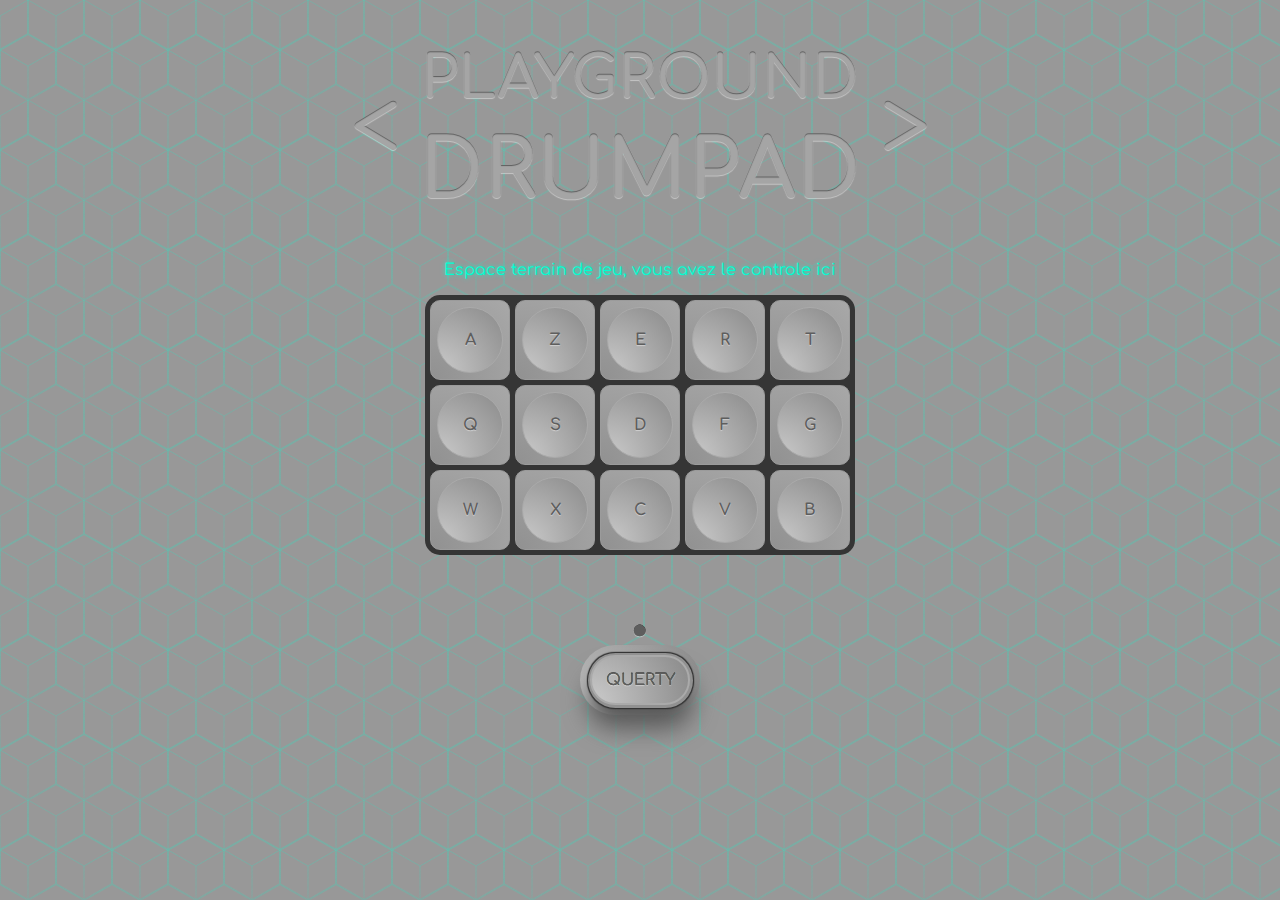
<file: index.html>
<!DOCTYPE html>
<html lang="fr">
<head>
    <meta charset="UTF-8">
    <meta name="viewport" content="width=device-width, initial-scale=1.0">
    <title>Drumpad Memory</title>
    <link rel="stylesheet" href="./style.css">
    <link rel="shortcut icon" href="./images/icon.svg">
</head>
<body class="noSelect">
    <svg class="svgBackground" width="100%" height="100%">
        <defs>
            <pattern id="honey" x="0" y="0" width="56" height="100" patternUnits="userSpaceOnUse">
                <path d='M28 66L0 50L0 16L28 0L56 16L56 50L28 66L28 100' fill='none' stroke='url(#accentGradient)' stroke-width='1'/>
                <path d='M28 0L28 34L0 50L0 84L28 100L56 84L56 50L28 34' fill='none' stroke='url(#accentGradient)' stroke-width='2'/>
            </pattern>
            <!-- https://codepen.io/ISOgenesis/pen/zxEXPg -->
            <linearGradient id="accentGradient" x1="100%" y1="100%">
                <stop offset="0%" stop-color="" stop-opacity="0.5">
                <animate class="aniamteColor1" attributeName="stop-color" values="" dur="5s" repeatCount="indefinite" />
                </stop>
                <stop offset="100%" stop-color="" stop-opacity="0.2">
                <animate class="aniamteColor" attributeName="stop-color" values="" dur="10s" repeatCount="indefinite" />
                <animate attributeName="offset" values=".95;.80;.60;.40;.20;0;.20;.40;.60;.80;.95" dur="14s" repeatCount="indefinite" />
                </stop>
            </linearGradient>
        </defs>
        <rect x="0" y="0" width="100%" height="100%" fill="url(#honey)" />
    </svg>
    <div class="container">
        <div class="title">
            <span class="arrowSpan noSelect"><</span>
        </div>
        <div class="head">
            <!-- it could have be better here but to avoid weirds colors animations it work fine -->
            <h1 class="title playground">playground</h1>
            <h1 class="title drumpad1">drumpad</h1>
            <h1 class="title drumpad2">drumpad</h1>
            <h1 class="title memory">memory</h1>
        </div>
        <div class="text1 textDesign">
            <p>Espace terrain de jeu, vous avez le controle ici</p>
        </div>
        <div class="title">
            <span class="arrowSpan noSelect">></span>
        </div>
        <div class="zone">
            <span class="playBut textDesign">JOUER</span>
            <div data-key="1" class="button clickable noSelect">
                <div class="round clickable"><span class="textBut clickable"></span>
                </div>
            </div>
            <div data-key="2" class="button clickable noSelect">
                <div class="round clickable"><span class="textBut clickable"></span>
                </div>
            </div>
            <div data-key="3" class="button clickable">
                <div class="round clickable"><span class="textBut clickable"></span>
                </div>
            </div>
            <div data-key="4" class="button clickable">
                <div class="round clickable"><span class="textBut clickable"></span>
                </div>
            </div>
            <div data-key="5" class="button clickable">
                <div class="round clickable"><span class="textBut clickable"></span>
                </div>
            </div>
            <div data-key="6" class="button clickable">
                <div class="round clickable"><span class="textBut clickable"></span>
                </div>
            </div>
            <div data-key="7" class="button clickable">
                <div class="round clickable"><span class="textBut clickable"></span>
                </div>
            </div>
            <div data-key="8" class="button clickable">
                <div class="round clickable"><span class="textBut clickable"></span>
                </div>
            </div>
            <div data-key="9" class="button clickable">
                <div class="round clickable"><span class="textBut clickable"></span>
                </div>
            </div>
            <div data-key="10" class="button clickable">
                <div class="round clickable"><span class="textBut clickable"></span>
                </div>
            </div>
            <div data-key="11" class="button clickable">
                <div class="round clickable"><span class="textBut clickable"></span>
                </div>
            </div>
            <div data-key="12" class="button clickable">
                <div class="round clickable"><span class="textBut clickable"></span>
                </div>
            </div>
            <div data-key="13" class="button clickable">
                <div class="round clickable"><span class="textBut clickable"></span>
                </div>
            </div>
            <div data-key="14" class="button clickable">
                <div class="round clickable"><span class="textBut clickable"></span>
                </div>
            </div>
            <div data-key="15" class="button clickable">
                <div class="round clickable"><span class="textBut clickable"></span>
                </div>
            </div>
        </div>
        <div class="text2 textDesign">
            <p></p>
        </div>
        <div class="textBut2 dot">•
        </div>
        <div class="deep">
            <div class="keyboardBut">
                <div class="curve"><span class="textBut2 modeKeyboard">QUERTY</span>
                </div>
            </div>
        </div>
    </div>
    <audio data-key="1" data-id="clap" src="./audio/kick/clap.mp3"></audio>
    <audio data-key="2" data-id="kick" src="./audio/kick/kick.mp3"></audio>
    <audio data-key="3" data-id="kiick" src="./audio/kick/kick2.mp3"></audio>
    <audio data-key="4" data-id="kiiick" src="./audio/kick/kick3.mp3"></audio>
    <audio data-key="5" data-id="snap" src="./audio/kick/snap.mp3"></audio>
    <audio data-key="6" data-id="snare" src="./audio/kick/snare2.mp3"></audio>
    <audio data-key="7" data-id="conga" src="./audio/percu/conga2.mp3"></audio>
    <audio data-key="8" data-id="snare" src="./audio/kick/snare4.mp3"></audio>
    <audio data-key="9" data-id="claves" src="./audio/percu/claves.mp3"></audio>
    <audio data-key="10" data-id="tom" src="./audio/percu/tom.mp3"></audio>
    <audio data-key="11" data-id="khaled" src="./audio/voices/khaled.mp3"></audio>
    <audio data-key="12" data-id="yeah" src="./audio/voices/drake-yeauh.mp3"></audio>
    <audio data-key="13" data-id="hey" src="./audio/voices/hey.mp3"></audio>
    <audio data-key="14" data-id="huh" src="./audio/voices/huh.mp3"></audio>
    <audio data-key="15" data-id="holdup" src="./audio/voices/holdup.mp3"></audio>
    <script src="./tableKeyboard.js"></script>
    <script src="./script.js"></script>
</body>
</html>
</file>
<file: style.css>
@import url('https://fonts.googleapis.com/css2?family=Comfortaa:wght@300;400;700;900&display=swap');


/**********************          Variables         **********************/

:root{
    --primaryColor: #989898;
    --primaryColorDark: #585858;
    --secondaryColor: #353535;
    --tertiaryColor: #404040;
    --accent1: #00ffd2;
    --accent1Dark: #ff00f4;
    --wrong: #ff0000;
    --titleColor: #5e5e5e;
    --titleShadow: #ffffff71;
    --dotColor: #5e5e5e;
    --dotShadow: #ffffff71;
    --buttonBorder: #9b9b9b;
    --roundBorder: #aaaaaa;
    --buttonRadial: #919191;
    --buttonRadial2: #a8a8a8;
    --roundRadial: #cacaca;
    --roundRadial2: #8a8a8a;
    --black: #000000;
}

[data-theme="dark"]{
    --primaryColor: #585858;
    --secondaryColor: #353535;
    --tertiaryColor: #404040;
    --accent1: #ff00f4;
    --wrong: #ff0000;
    --titleColor: #1f1f1fb4;
    --titleShadow: #474747;
    --dotColor: #444444;
    --dotShadow: #b6b6b68a;
    --buttonBorder: #595959;
    --roundBorder: #6e6e6e;
    --buttonRadial: #525252;
    --buttonRadial2: #656565;
    --roundRadial: #a4a4a4;
    --roundRadial2: #4a4a4a;
    --black: #000000;
}

body{
    font-family: 'Comfortaa', sans-serif;
    display: flex;
    align-items: center;
    justify-content: center;
    align-items: center;
    text-align: center;
    margin: 0 auto;
    background: var(--primaryColor);
    user-select: none; 
    position: relative;
}

h1{
    margin: 0 auto;
    z-index: 5;
}

p{
    margin: 0 auto;
}

.container{
    display: grid;
    grid-template-columns: 100px 430px 100px;
    grid-template-rows: 1fr 40px 1fr 40px 50px 1fr;
    align-items: center;
    justify-content: center;
    justify-items: center;
    width: 900VW;
    height: 100vh;
    background: var(--primaryColor);
}

.noSelect {
    -webkit-tap-highlight-color: transparent;
    -webkit-touch-callout: none;
    -webkit-user-select: none;
    -khtml-user-select: none;
    -moz-user-select: none;
    -ms-user-select: none;
    user-select: none;
}

.svgBackground{
    height: 100vh;
    position: absolute;
    z-index: 1;
}


/**********************          Header         **********************/

.head{
    height: 225px;
    z-index: 5;
}

.drumpad1 {
    font-size: 83px;
    transition: all 1.2s ease;
    user-select: none;
}

.playground {
    height: 70px;
    font-size: 60px;
    margin-top: 30px;
    margin-bottom: 10px;
    transition: all 1.2s ease;
    user-select: none;
}

.memory {
    height: 100px;
    font-size: 88px;
    padding-right: 10px;
    display: none;
}

.drumpad2 {
    font-size: 83px;
    margin: 0 auto;
    margin: 10px 0px;
    transition: all 1.2s ease;
    display: none;
    user-select: none;
}

.title{
    text-transform: uppercase;
    font: bold;
    background-color: var(--titleColor);
    color: transparent;
    text-shadow: 0px 1px 1px var(--titleShadow);
    -webkit-background-clip: text;
       -moz-background-clip: text;
            background-clip: text;
    z-index: 10;
}

.title:hover{
    color: var(--accent1);    
    text-shadow: 0px 0px 15px var(--accent1);
    transition: all 0.4s ease;

}

.arrowSpan{
    align-self: center;
    font-size: 90px ;
    cursor: pointer;
    transition: 0s;
    z-index: 15;
}

.zone{
    grid-column: 2 / 3;
    display: grid;
    max-width: 520px;
    grid-template-columns: repeat(5, 80px);
    grid-gap: 5px;
    padding: 5px;
    justify-content: center;
    justify-items: center;
    align-content: center;
    align-items: center;
    border-radius: 15px;
    background: var(--secondaryColor);
    position: relative;
    z-index: 10;
}


/**********************          SkeumorphismButtons         **********************/

.button{
    display: flex;
    justify-content: center;
    align-items: center;
    width: 78px;
    height: 78px;
    border: 1px solid var(--buttonBorder);
    background: radial-gradient(circle at bottom left, var(--buttonRadial), var(--buttonRadial2));
    border-radius: 10px;
    transition: all 0.2s ease;
    /* user-select: none; */
    cursor: pointer;
}

.round{
    display: flex;
    justify-content: center;
    align-items: center;
    width: 64px;
    height: 64px;
    border: 1px solid var(--roundBorder);
    border-radius: 80px;
    background: radial-gradient(circle at bottom left, var(--roundRadial), var(--roundRadial2));
}

.textBut{
    width: 40px;
    font-weight: 700;
    user-select: none;     
    color: var(--dotColor);
    /* background-color: #000000; */
    /* color: transparent; */
    text-shadow: 0px 1px 1px var(--dotShadow);
    -webkit-background-clip: text;
       -moz-background-clip: text;
            background-clip: text;
}


/**********************          TextInfo         **********************/

.textDesign{
    display: flex;
    align-items: flex-start;
    color: var(--accent1);
    text-shadow: 0px 0px 5px var(--accent1);
    z-index: 10;
}

.text1{
    grid-column: 2 / 3;
    grid-row: 2 / 3;
    margin-bottom: 10px;
}

.text2{
    margin-top: 20px;
    grid-column: 2 / 3;
    grid-row: 4 / 5;
    align-self: flex-start;
}


/**********************          PlayBut         **********************/

.playBut{
    margin-left: 7px;
    padding: 0px 5px;
    font-size: 50px;
    font-weight: 700;
    border-radius: 5px;
    cursor: pointer;
    display: none;
    position: absolute;
    transition: all 0.5s ease;
}

.playBut:hover{
    transform: scale(1.02);
    transition: all 0.4s ease;
}

/**********************          keyboardButton         **********************/

.deep{
    align-self: flex-start;
    display: flex;
    justify-content: center;
    align-items: center;
    grid-column: 2 / 3;
    grid-row: 6 / 7;
    width: 120px;
    height: 70px;
    border-radius: 50px;
    background: radial-gradient(circle at bottom left, var(--roundRadial), var(--roundRadial2));
    z-index: 10;
    /* display: block; */
}

.keyboardBut{
    display: flex;
    justify-content: center;
    align-items: center;
    align-content: center;
    vertical-align: center;
    width: 105px;
    height: 55px;
    box-shadow:  1px  1px 1px var(--secondaryColor), 
                -1px -1px 1px var(--secondaryColor),
                1px -1px 1px var(--secondaryColor),
                -1px 1px 1px var(--secondaryColor),
                0px  20px 24px #585858;
    border-radius: 50px;
    transition: all 0.4s ease;
    background: var(--buttonRadial);
    position: absolute;
}

.curve{
    width: 96px;
    height: 46px;
    border-radius: 50px;
    border: 2px solid var(--roundBorder);
    /* box-shadow:  0px  20px 24px var(--secondaryColor); */
    background: radial-gradient(circle at bottom left, var(--roundRadial), var(--roundRadial2));
}


.textBut2{
    position: relative;
    top: 14px;
    color: var(--dotColor);
    background-color: #000000;
    /* color: transparent; */
    text-shadow: 0px 1px 1px var(--dotShadow);
    -webkit-background-clip: text;
       -moz-background-clip: text;
            background-clip: text;
    z-index: 10;
}

.dot{
    grid-column: 2 / 3;
    grid-row: 5 / 6;
    font-size: 50px;
    z-index: 20;
    display: block;
}

.keyboardButActive{
    box-shadow:  1px  1px 1px var(--secondaryColor), 
                -1px -1px 1px var(--secondaryColor),
                1px -1px 1px var(--secondaryColor),
                -1px 1px 1px var(--secondaryColor);
    
    transform: scale(0.98);
    transition: all 0.4s ease;

}

/**********************          JSclassList         **********************/

.button.active{
    text-shadow: 0px 0px 15px var(--accent1);    
    box-shadow:  2px  2px 7px var(--accent1), 
                -2px -2px 7px var(--accent1),
                 2px -2px 7px var(--accent1),
                -2px  2px 7px var(--accent1);
    transform: scale(0.90);
    transition: all 0.2s ease;
    z-index: 10;
}

.button.wrong{
    text-shadow: 0px 0px 15px var(--wrong);    
    box-shadow:  2px  2px 7px var(--wrong), 
                -2px -2px 7px var(--wrong),
                 2px -2px 7px var(--wrong),
                -2px  2px 7px var(--wrong);
    transition: all 0.2s ease;
    z-index: 10;
}

.button.active span{
    color: var(--accent1);
}


/**********************          MediaQuery         **********************/

@media (max-width: 630px) {
    .container{
        grid-template-columns: 50px 260px 50px;
        grid-template-rows: 120px 20px 1fr 1fr;
    }
    .arrowSpan{
        font-size: 50px ;
    }
    .textDesign{
        font-size: 16px;
    }
    .text1{
        font-size: 9.5px;
    }
    .zone{
        display: grid;
        grid-template-columns: repeat(3, 80px);
        grid-gap: 5px;
    }
    .drumpad1 {
        height: 57px;
        font-size: 48px;
    }
    .head{
        height: 120px;
    }
    .playground {
        height: 43px;
        font-size: 35px;
        margin-top: 10px;
    }
    .memory {
        height: 50px;
        font-size: 50px;
        margin: 0px;
    }
    .drumpad2 {
        height: 57px;
        font-size: 48px;
        margin-top: 5px;
        margin-bottom: 0px;
    }
    .textBut{
        padding-top: 8px;
    }
    .playBut{
        font-size: 40px;
    }
}
</file>
